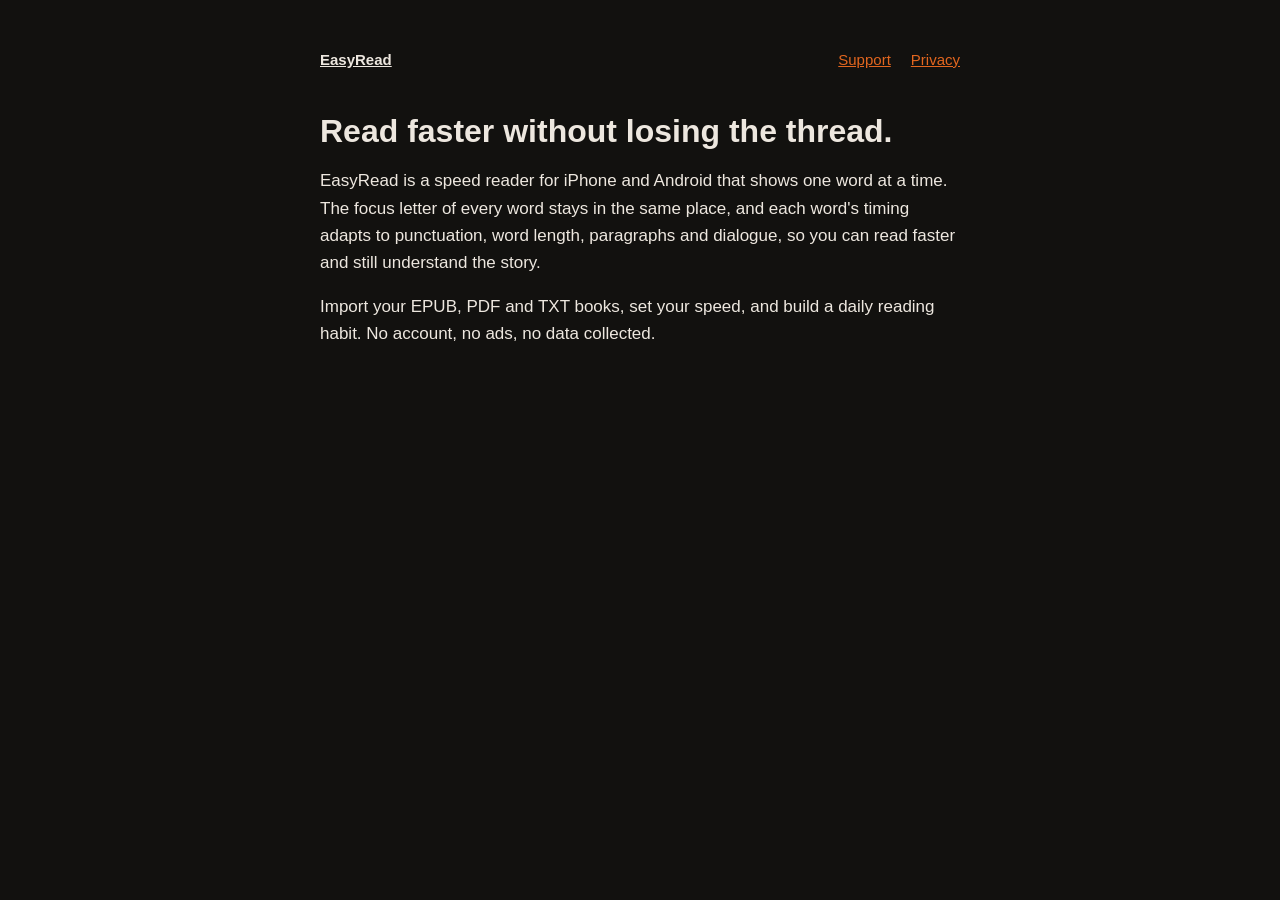
<file: index.html>
<!DOCTYPE html>
<html lang="en">
<head>
<meta charset="utf-8">
<meta name="viewport" content="width=device-width, initial-scale=1">
<title>EasyRead – Speed Reader</title>
<meta name="description" content="EasyRead is a speed reader that shows one word at a time, with timing adapted to punctuation, length, paragraphs and dialogue.">
<link rel="stylesheet" href="style.css">
</head>
<body>
<main>
  <nav><a href="./">EasyRead</a><a href="support.html">Support</a><a href="privacy.html">Privacy</a></nav>
  <h1>Read faster without losing the thread.</h1>
  <p>EasyRead is a speed reader for iPhone and Android that shows one word at a time. The focus letter of every word stays in the same place, and each word's timing adapts to punctuation, word length, paragraphs and dialogue, so you can read faster and still understand the story.</p>
  <p>Import your EPUB, PDF and TXT books, set your speed, and build a daily reading habit. No account, no ads, no data collected.</p>
</main>
</body>
</html>
</file>
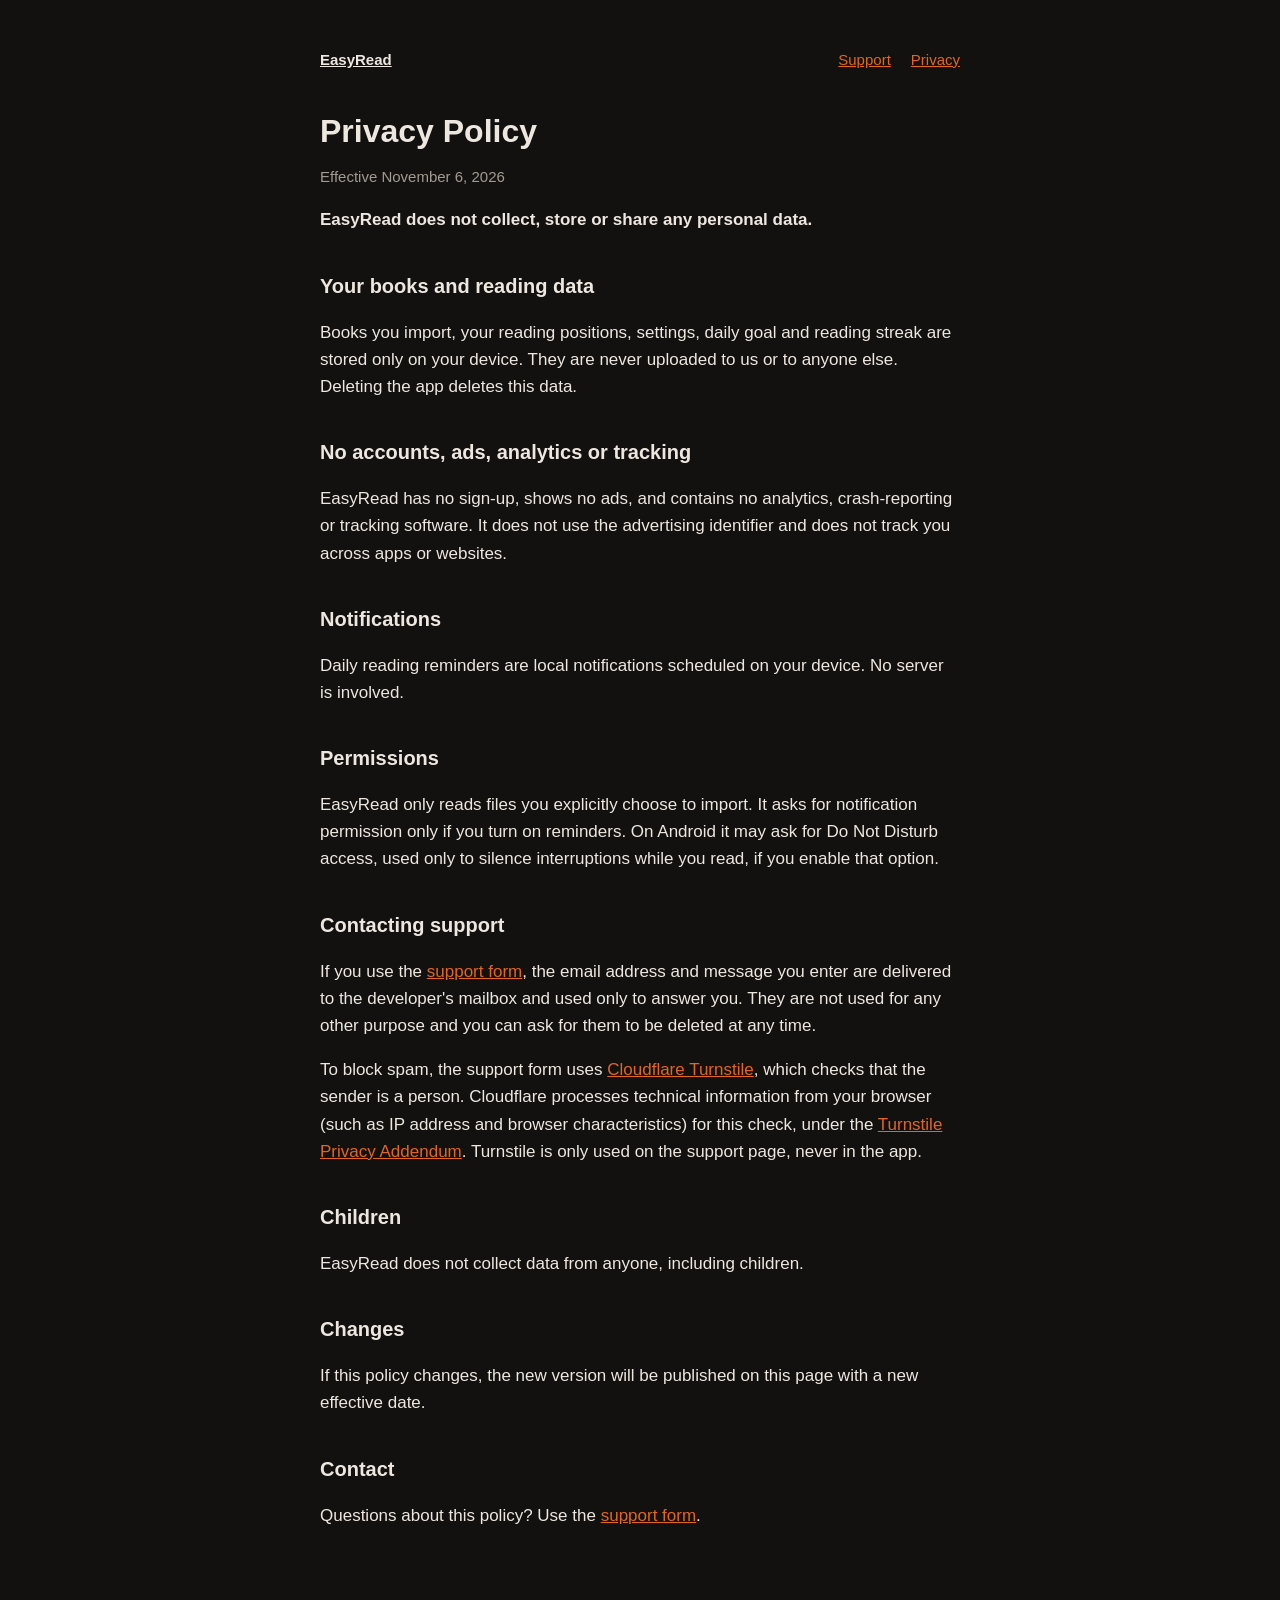
<file: privacy.html>
<!DOCTYPE html>
<html lang="en">
<head>
<meta charset="utf-8">
<meta name="viewport" content="width=device-width, initial-scale=1">
<title>EasyRead – Privacy Policy</title>
<link rel="stylesheet" href="style.css">
</head>
<body>
<main>
  <nav><a href="./">EasyRead</a><a href="support.html">Support</a><a href="privacy.html">Privacy</a></nav>
  <h1>Privacy Policy</h1>
  <p class="muted">Effective November 6, 2026</p>

  <p><strong>EasyRead does not collect, store or share any personal data.</strong></p>

  <h2>Your books and reading data</h2>
  <p>Books you import, your reading positions, settings, daily goal and reading streak are stored only on your device. They are never uploaded to us or to anyone else. Deleting the app deletes this data.</p>

  <h2>No accounts, ads, analytics or tracking</h2>
  <p>EasyRead has no sign-up, shows no ads, and contains no analytics, crash-reporting or tracking software. It does not use the advertising identifier and does not track you across apps or websites.</p>

  <h2>Notifications</h2>
  <p>Daily reading reminders are local notifications scheduled on your device. No server is involved.</p>

  <h2>Permissions</h2>
  <p>EasyRead only reads files you explicitly choose to import. It asks for notification permission only if you turn on reminders. On Android it may ask for Do Not Disturb access, used only to silence interruptions while you read, if you enable that option.</p>

  <h2>Contacting support</h2>
  <p>If you use the <a href="support.html">support form</a>, the email address and message you enter are delivered to the developer's mailbox and used only to answer you. They are not used for any other purpose and you can ask for them to be deleted at any time.</p>
  <p>To block spam, the support form uses <a href="https://www.cloudflare.com/products/turnstile/">Cloudflare Turnstile</a>, which checks that the sender is a person. Cloudflare processes technical information from your browser (such as IP address and browser characteristics) for this check, under the <a href="https://www.cloudflare.com/turnstile-privacy-policy/">Turnstile Privacy Addendum</a>. Turnstile is only used on the support page, never in the app.</p>

  <h2>Children</h2>
  <p>EasyRead does not collect data from anyone, including children.</p>

  <h2>Changes</h2>
  <p>If this policy changes, the new version will be published on this page with a new effective date.</p>

  <h2>Contact</h2>
  <p>Questions about this policy? Use the <a href="support.html">support form</a>.</p>
</main>
</body>
</html>
</file>
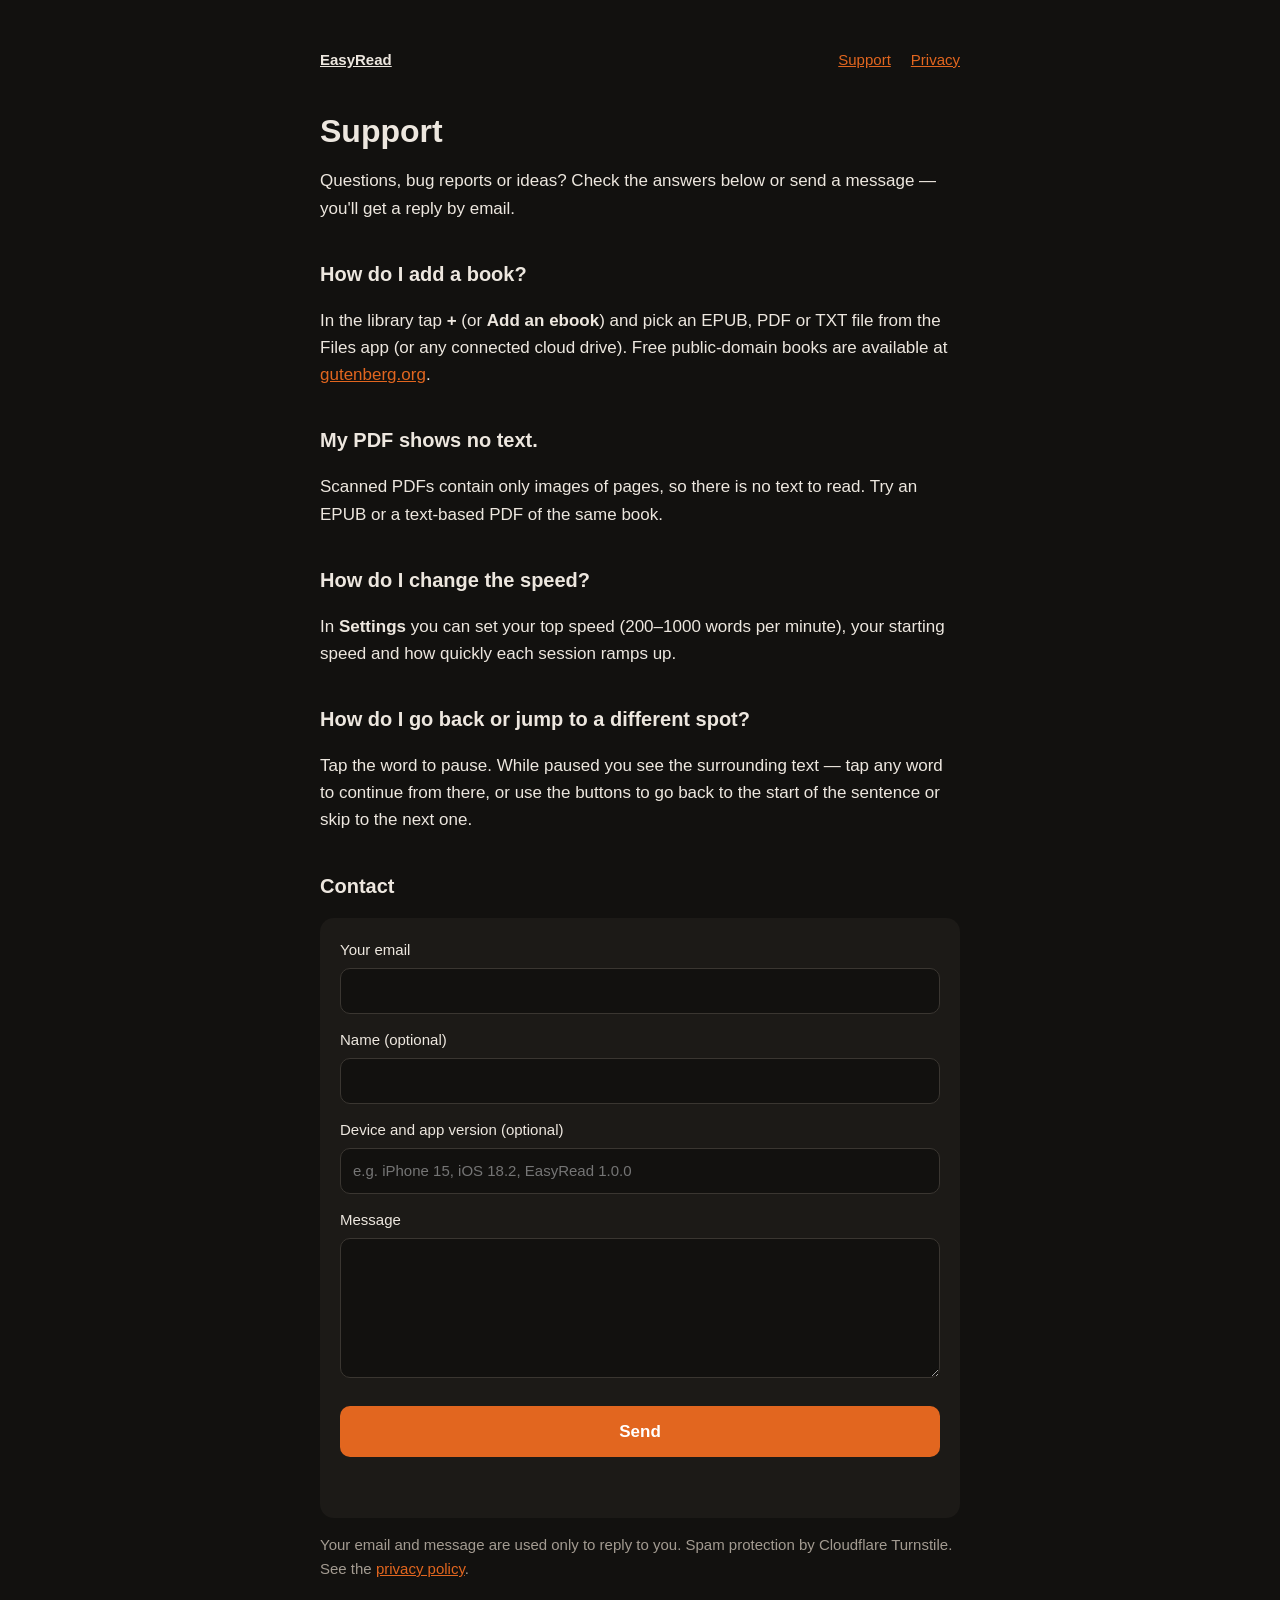
<file: support.html>
<!DOCTYPE html>
<html lang="en">
<head>
<meta charset="utf-8">
<meta name="viewport" content="width=device-width, initial-scale=1">
<title>EasyRead – Support</title>
<link rel="stylesheet" href="style.css">
<script src="https://challenges.cloudflare.com/turnstile/v0/api.js" async defer></script>
</head>
<body>
<main>
  <nav><a href="./">EasyRead</a><a href="support.html">Support</a><a href="privacy.html">Privacy</a></nav>
  <h1>Support</h1>
  <p>Questions, bug reports or ideas? Check the answers below or send a message — you'll get a reply by email.</p>

  <h2>How do I add a book?</h2>
  <p>In the library tap <strong>+</strong> (or <strong>Add an ebook</strong>) and pick an EPUB, PDF or TXT file from the Files app (or any connected cloud drive). Free public-domain books are available at <a href="https://www.gutenberg.org">gutenberg.org</a>.</p>

  <h2>My PDF shows no text.</h2>
  <p>Scanned PDFs contain only images of pages, so there is no text to read. Try an EPUB or a text-based PDF of the same book.</p>

  <h2>How do I change the speed?</h2>
  <p>In <strong>Settings</strong> you can set your top speed (200–1000 words per minute), your starting speed and how quickly each session ramps up.</p>

  <h2>How do I go back or jump to a different spot?</h2>
  <p>Tap the word to pause. While paused you see the surrounding text — tap any word to continue from there, or use the buttons to go back to the start of the sentence or skip to the next one.</p>

  <h2>Contact</h2>
  <form id="contact">
    <label>Your email <input type="email" name="email" required autocomplete="email"></label>
    <label>Name (optional) <input type="text" name="name" autocomplete="name" maxlength="100"></label>
    <label>Device and app version (optional) <input type="text" name="device" placeholder="e.g. iPhone 15, iOS 18.2, EasyRead 1.0.0" maxlength="200"></label>
    <label>Message <textarea name="message" required maxlength="5000"></textarea></label>
    <label class="hp" aria-hidden="true">Website <input type="text" name="website" tabindex="-1" autocomplete="off"></label>
    <!-- Cloudflare Turnstile (public sitekey; the secret is only in the Apps Script's Script Properties) -->
    <div class="cf-turnstile" data-sitekey="0x4AAAAAAF2D5U3T4Zu9qmDe" data-theme="dark"></div>
    <button type="submit">Send</button>
    <p id="status" role="status"></p>
  </form>
  <p class="muted">Your email and message are used only to reply to you. Spam protection by Cloudflare Turnstile. See the <a href="privacy.html">privacy policy</a>.</p>
</main>
<script>
  // Google Apps Script web app that forwards the message to the developer's inbox. Its source is NOT in this
  // public repo (gitignored); it lives in the private EasyRead repo, support-form/Code.gs.
  const ENDPOINT = "https://script.google.com/macros/s/AKfycbygiOszZWpMiOCROQkrCSKVg0UaDSth8YQiKYsyFpQFDiG70d5rF7Hiz4cagRf_aeFaaw/exec";
  const form = document.getElementById("contact");
  const status = document.getElementById("status");
  form.addEventListener("submit", async (event) => {
    event.preventDefault();
    const button = form.querySelector("button");
    button.disabled = true;
    status.textContent = "Sending…";
    const messages = {
      ok: "Thanks! Your message was sent. We'll reply by email.",
      invalid: "Please enter a valid email address and a message.",
      captcha: "Please complete the verification above and try again.",
      rate_limited: "Too many messages right now. Please wait a few minutes and try again.",
      error: "Couldn't send right now. Please try again later."
    };
    try {
      // Form-encoded POST is a "simple" request; Apps Script's reply allows any origin, so we can read it.
      const response = await fetch(ENDPOINT, { method: "POST", body: new URLSearchParams(new FormData(form)) });
      const result = (await response.text()).trim();
      status.textContent = messages[result] || messages.error;
      if (result === "ok") form.reset();
    } catch {
      status.textContent = "Couldn't send right now. Please check your connection and try again.";
    } finally {
      if (window.turnstile) turnstile.reset(); // tokens are single-use
      button.disabled = false;
    }
  });
</script>
</body>
</html>
</file>
<file: style.css>
:root { --bg: #12110F; --fg: #EDE7DF; --muted: #A39B91; --accent: #E2661F; --card: #1C1A17; }
* { box-sizing: border-box; }
body { margin: 0; background: var(--bg); color: var(--fg); font: 17px/1.6 -apple-system, BlinkMacSystemFont, "Segoe UI", Roboto, sans-serif; }
main { max-width: 680px; margin: 0 auto; padding: 48px 20px 80px; }
nav { display: flex; gap: 20px; margin-bottom: 40px; font-size: 15px; }
nav a:first-child { font-weight: 700; color: var(--fg); margin-right: auto; }
a { color: var(--accent); }
h1 { font-size: 32px; line-height: 1.2; margin: 0 0 8px; }
h2 { font-size: 20px; margin: 36px 0 8px; }
.muted { color: var(--muted); font-size: 15px; }
form { background: var(--card); border-radius: 14px; padding: 20px; display: grid; gap: 14px; margin-top: 16px; }
label { display: grid; gap: 6px; font-size: 15px; }
input, textarea { font: inherit; color: var(--fg); background: var(--bg); border: 1px solid #3A3631; border-radius: 10px; padding: 10px 12px; }
input:focus, textarea:focus { outline: 2px solid var(--accent); border-color: transparent; }
textarea { min-height: 140px; resize: vertical; }
button { font: inherit; font-weight: 600; background: var(--accent); color: #fff; border: 0; border-radius: 10px; padding: 12px; cursor: pointer; }
button:disabled { opacity: .6; cursor: default; }
.hp { position: absolute; left: -9999px; }
#status { margin: 0; min-height: 1.6em; }
</file>
